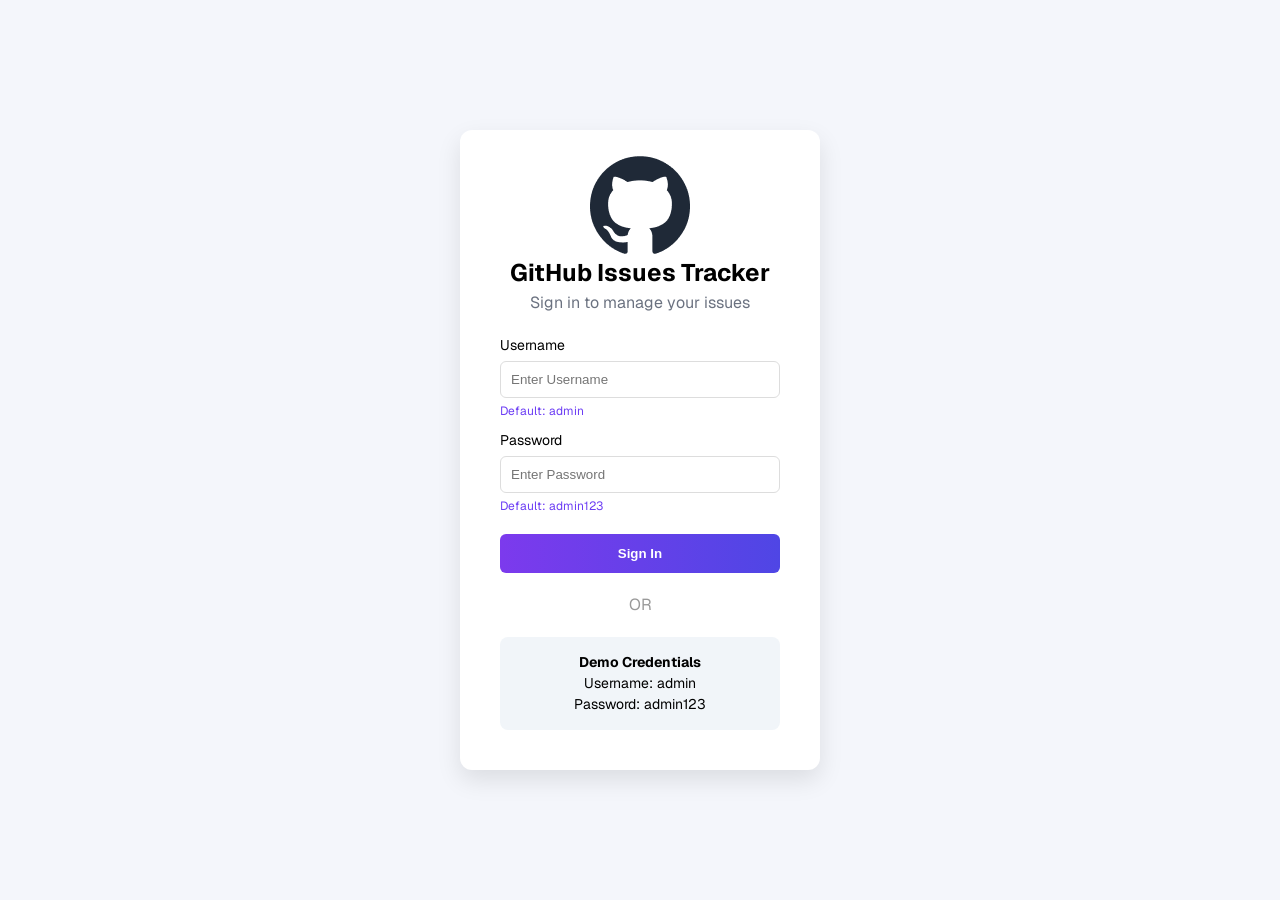
<file: index.html>
<!DOCTYPE html>
<html lang="en">
<head>
<meta charset="UTF-8">
<meta name="viewport" content="width=device-width, initial-scale=1.0">
<title>GitHub Issues Tracker</title>
<link rel="stylesheet" href="css/style.css">
<link rel="shortcut icon" href="./assets/github-logo.png" type="image/x-icon">
</head>

<body class="login-page">

<div class="login-card">

<div class="logo-circle"><img src="./assets/github-logo.png" alt=""></div>

<h2>GitHub Issues Tracker</h2>
<p class="subtitle">Sign in to manage your issues</p>

<label>Username</label>
<input id="username" placeholder="Enter Username">
<p class="hint">Default: admin</p>

<label>Password</label>
<input id="password" type="password" placeholder="Enter Password">
<p class="hint">Default: admin123</p>

<button onclick="login()">Sign In</button>

<div class="divider">OR</div>

<div class="demo-box">
<p><b>Demo Credentials</b></p>
<p>Username: admin</p>
<p>Password: admin123</p>
</div>

</div>

<script src="js/login.js"></script>
</body>
</html>
</file>
<file: css/style.css>
@import url("https://fonts.googleapis.com/css2?family=Geist:wght@100..900&display=swap");

* {
  box-sizing: border-box;
  margin: 0;
  padding: 0;
}

body {
  font-family: "Geist", sans-serif;
  background: #f4f6fb;
  line-height: 1.5;
}

/* LOGIN */

.login-page {
  display: flex;
  justify-content: center;
  align-items: center;
  height: 100vh;
}

.login-card {
  background: white;
  padding: 40px;
  width: 360px;
  border-radius: 12px;
  box-shadow: 0 10px 25px rgba(0, 0, 0, 0.1);
  text-align: center;
}

.logo-circle {
  width: 70px;
  height: 70px;
  display: flex;
  align-items: center;
  justify-content: center;
  font-size: 30px;
  margin: auto;
  margin-bottom: 15px;
}

.subtitle {
  color: #6b7280;
  margin-bottom: 20px;
}

.login-card label {
  display: block;
  text-align: left;
  margin-top: 10px;
  font-size: 14px;
}

.login-card input {
  width: 100%;
  padding: 10px;
  margin-top: 5px;
  border-radius: 6px;
  border: 1px solid #ddd;
}

.hint {
  font-size: 12px;
  color: #6c3df4;
  text-align: left;
  margin: 4px 0;
}

.login-card button {
  margin-top: 15px;
  width: 100%;
  padding: 12px;
  border: none;
  border-radius: 6px;
  background: linear-gradient(90deg, #7c3aed, #4f46e5);
  color: white;
  font-weight: 600;
  cursor: pointer;
}

.divider {
  margin: 20px 0;
  color: #999;
}

.demo-box {
  background: #f1f5f9;
  padding: 15px;
  border-radius: 8px;
  font-size: 14px;
}

/* NAVBAR */

.navbar {
  display: flex;
  justify-content: space-between;
  align-items: center;
  background: white;
  padding: 12px 40px;
  border-bottom: 1px solid #e5e7eb;
  flex-wrap: wrap;
}

.nav-left {
  display: flex;
  align-items: center;
  gap: 10px;
}

.nav-logo {
  width: 30px;
  height: 30px;
  object-fit: contain;
}

.nav-right {
  display: flex;
  gap: 10px;
  align-items: center;
}

.nav-right input {
  padding: 10px;
  border: 1px solid #ddd;
  border-radius: 6px;
  width: 220px;
}

.primary-btn {
  background: #6c3df4;
  color: white;
  border: none;
  padding: 10px 16px;
  border-radius: 6px;
  cursor: pointer;
  font-weight: 600;
}

/* MAIN */

.main-container {
  max-width: 1200px;
  margin: auto;
  padding: 20px;
}

/* TABS */

.tabs {
  display: flex;
  gap: 10px;
  background: white;
  padding: 12px;
  border-radius: 10px;
  margin-bottom: 20px;
  flex-wrap: wrap;
}

.tabs button {
  padding: 10px 18px;
  border-radius: 8px;
  border: 1px solid #ddd;
  background: white;
  cursor: pointer;
  font-weight: 600;
}

.tabs button.active {
  background: #6c3df4;
  color: white;
}

/* ISSUES HEADER */

.issues-header {
  display: flex;
  justify-content: space-between;
  align-items: center;
  background: white;
  padding: 16px;
  border-radius: 10px;
  margin-bottom: 20px;
  flex-wrap: wrap;
  gap: 10px;
}

.left {
  display: flex;
  align-items: center;
  gap: 12px;
}

.legend {
  display: flex;
  gap: 15px;
  align-items: center;
}

.circle-icon {
  width: 45px;
  height: 45px;
  border-radius: 50%;
  background: #ede9fe;
  display: flex;
  align-items: center;
  justify-content: center;
}

.circle-icon img {
  width: 28px;
}

.dot {
  width: 10px;
  height: 10px;
  border-radius: 50%;
  display: inline-block;
  margin-right: 5px;
}

.open {
  background: #16a34a;
  font-weight: 600;
}

.closed {
  background: #8b5cf6;
  font-weight: 600;

}

/* GRID */

.issues-grid {
  display: grid;
  grid-template-columns: repeat(4, 1fr);
  gap: 16px;
}

/* ISSUE CARD */

.issue-card {
  background: white;
  padding: 18px;
  border-radius: 12px;
  box-shadow: 0 5px 15px rgba(0, 0, 0, 0.08);
  display: flex;
  flex-direction: column;
  gap: 10px;
}

.issue-title{
  margin: 10px 0;
}
.issue-description{
  font-size: 15px;
  font-weight: 500;
  color: #1F2937;
  text-align: justify;
}
.issue-card.open {
  border-top: 4px solid #16a34a;
}

.issue-card.closed {
  border-top: 4px solid #8b5cf6;
}

.top {
  display: flex;
  justify-content: space-between;
  align-items: center;
}

.status-icon {
  width: 30px;
}

/* PRIORITY */

.priority {
  padding: 5px 12px;
  border-radius: 20px;
  font-size: 12px;
  font-weight: 600;
}

.priority.high {
  background: #ffeded;
  color: #EF4444;
}

.priority.medium {
  background: #fff6d1;
  color: #F59E0B;
}

.priority.low {
  background: #cbffe6;
  color: #32be51;
}

/* LABELS */

.labels {
  display: flex;
  gap: 8px;
  flex-wrap: wrap;
  margin-top: 8px;
}

.label {
  padding: 4px 10px;
  border-radius: 20px;
  font-size: 11px;
  font-weight: 600;
}

.label.bug {
  background: #fee2e2;
  color: #ef4444;
}

.label.help-wanted {
  background: #fef3c7;
  color: #d97706;
}

.label.enhancement {
  background: #d1fae5;
  color: #059669;
}

.label.documentation {
  background: #e0e7ff;
  color: #4338ca;
}

.label.good-first-issue {
  background: #dcfce7;
  color: #16a34a;
}

/* FOOTER */

.footer {
  margin-top: 15px;
  border-top: 1px solid #e5e7eb;
  display: flex;
  flex-direction: column;
  padding-top: 8px;
  gap: 4px;
  font-size: 13px;
  color: #777;
  font-weight: 600;
}

/* MODAL */

.modal {
  position: fixed;
  inset: 0;
  background: rgba(15, 23, 42, 0.5);

  display: flex;
  align-items: center;
  justify-content: center;
}

.hidden {
  display: none;
}

.modal-card {
  width: 90%;
  max-width: 650px;
  background: white;
  border-radius: 14px;
  padding: 35px;
  box-shadow: 0 20px 60px rgba(0,0,0,0.15);
}

.modal-meta {
  display: flex;
  gap: 10px;
  font-size: 14px;
  color: #64748b;
  margin-top: 6px;
}

.top {
  display: flex;
  justify-content: space-between;
  align-items: center;
}
#status-dyn{

}
.status-icon {
  width: 20px;
  height: 20px;
}

.status {
  background: #16a34a;
  color: white;
  padding: 4px 10px;
  border-radius: 20px;
  font-size: 12px;
}

.labels {
  display: flex;
  gap: 10px;
  margin: 18px 0;
}

.bug {
  background: #fee2e2;
  color: #ef4444;
  padding: 4px 12px;
  border-radius: 20px;
  font-size: 13px;
  font-weight: 600;
}

.help {
  background: #fef3c7;
  color: #f59e0b;
  padding: 4px 12px;
  border-radius: 20px;
  font-size: 13px;
  font-weight: 600;
}

.description {
  color: #475569;
  margin-bottom: 25px;
  line-height: 1.6;
  font-weight: 600;
}

.details {
  background: #f1f5f9;
  padding: 20px;
  border-radius: 10px;
  font-weight: 600;

  display: flex;
  justify-content: space-between;
}

.priority {
  /* background: #ef4444; */
  /* color: white; */
  width: 60px;
  display: flex;
  justify-content: center;
  padding: 5px 15px;
  border-radius: 20px;
  font-size: 12px;
}

.modal-footer {
  display: flex;
  justify-content: flex-end;
  margin-top: 25px;
}

.close-btn {
  background: #5b21b6;
  color: white;
  border: none;
  padding: 10px 18px;
  border-radius: 8px;
  cursor: pointer;
}

.close-btn {
  margin-top: 20px;
  background: #6c3df4;
  border: none;
  color: white;
  padding: 10px 16px;
  border-radius: 6px;
  cursor: pointer;
}

/* SPINNER */

.spinner {
  border: 4px solid #eee;
  border-top: 4px solid #6c3df4;
  border-radius: 50%;
  width: 40px;
  height: 40px;
  animation: spin 1s linear infinite;
  margin: 40px auto;
}

@keyframes spin {
  0% {
    transform: rotate(0);
  }

  100% {
    transform: rotate(360deg);
  }
}

/* RESPONSIVE */
/* tablet */
@media (max-width: 992px) {
  .issues-grid {
    grid-template-columns: repeat(2, 1fr);
  }
}

/* mobile */
@media (max-width: 576px) {
  .issues-grid {
    grid-template-columns: 1fr;
  }
  .nav-right{
    width:100%;
    margin-top:10px;
  }

  .nav-right input{
    width:100%;
  }
  /* .modal-card{
    padding:20px;
    text-align: center;
    display: flex;
    flex-direction: column;
    justify-content: center;
    align-items: center;
  }
   */

  .details{
    flex-direction:column;
    gap:10px;
  }
}
</file>
